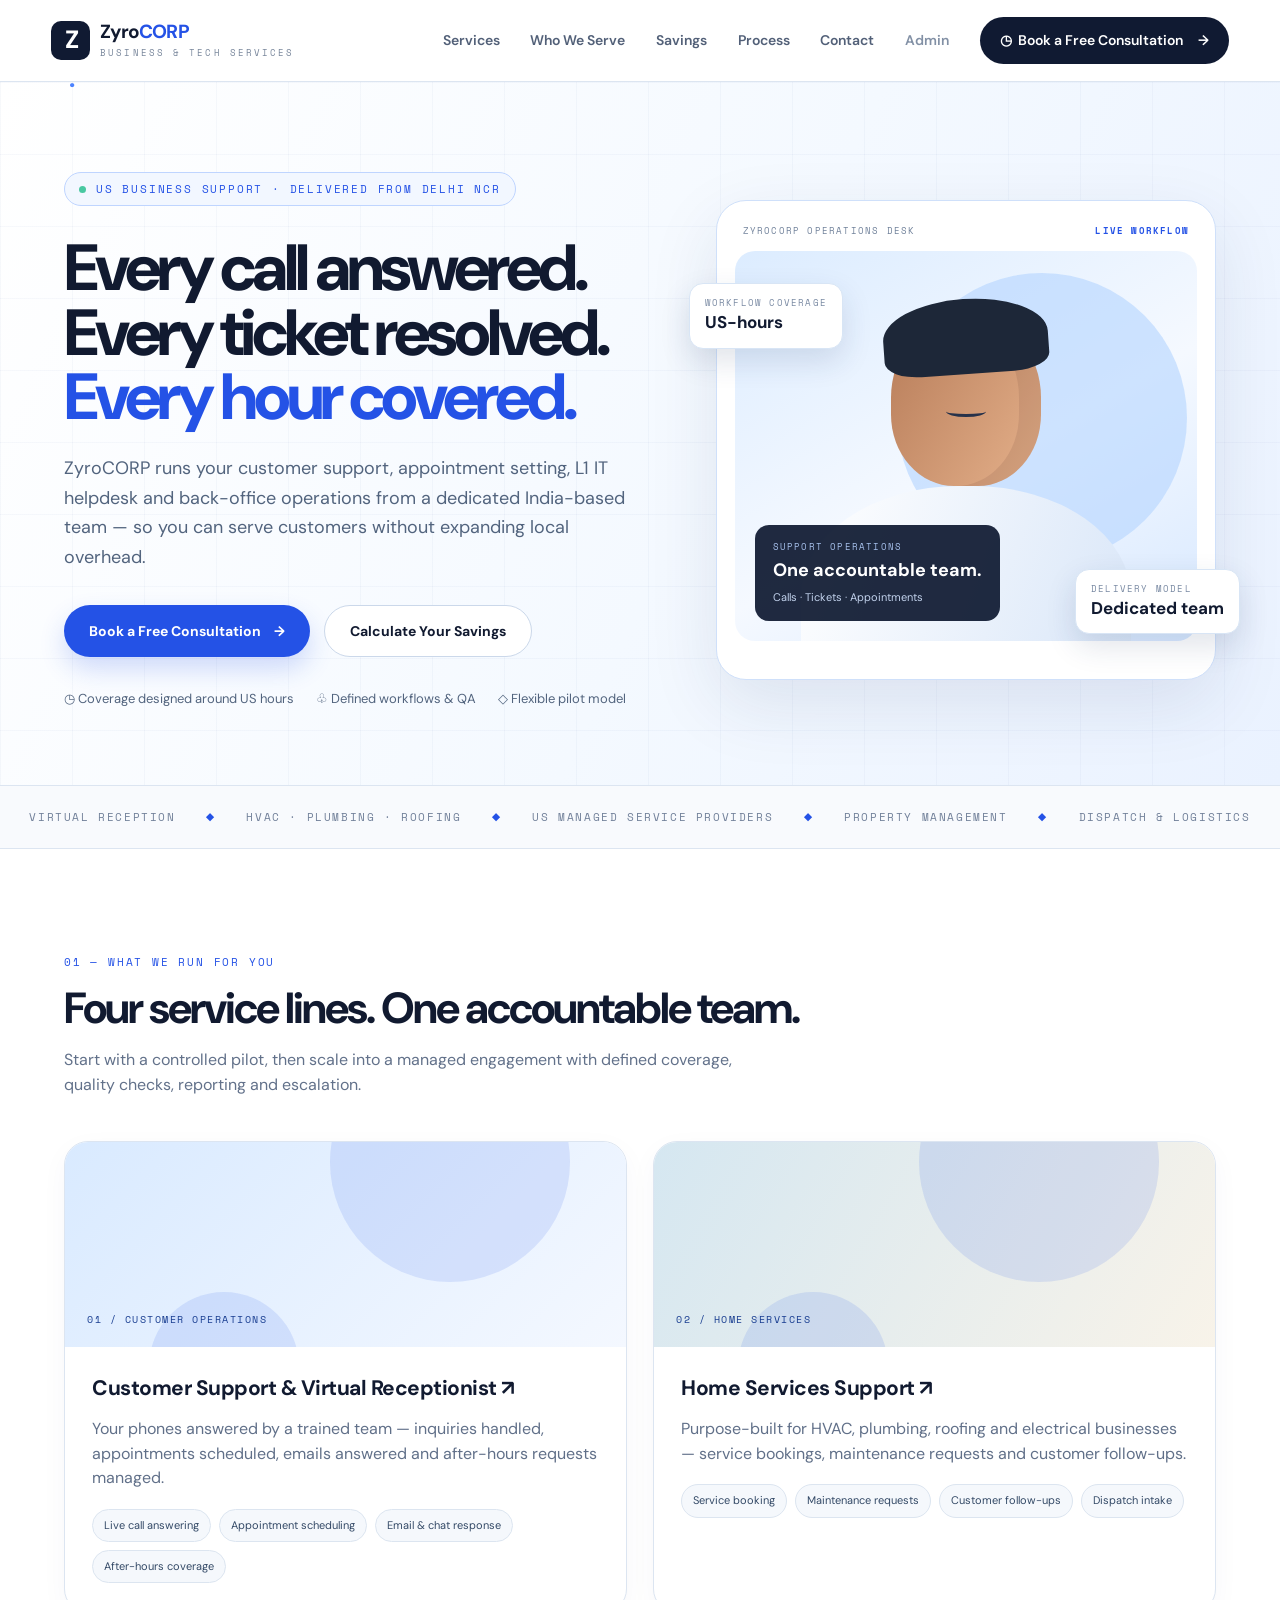
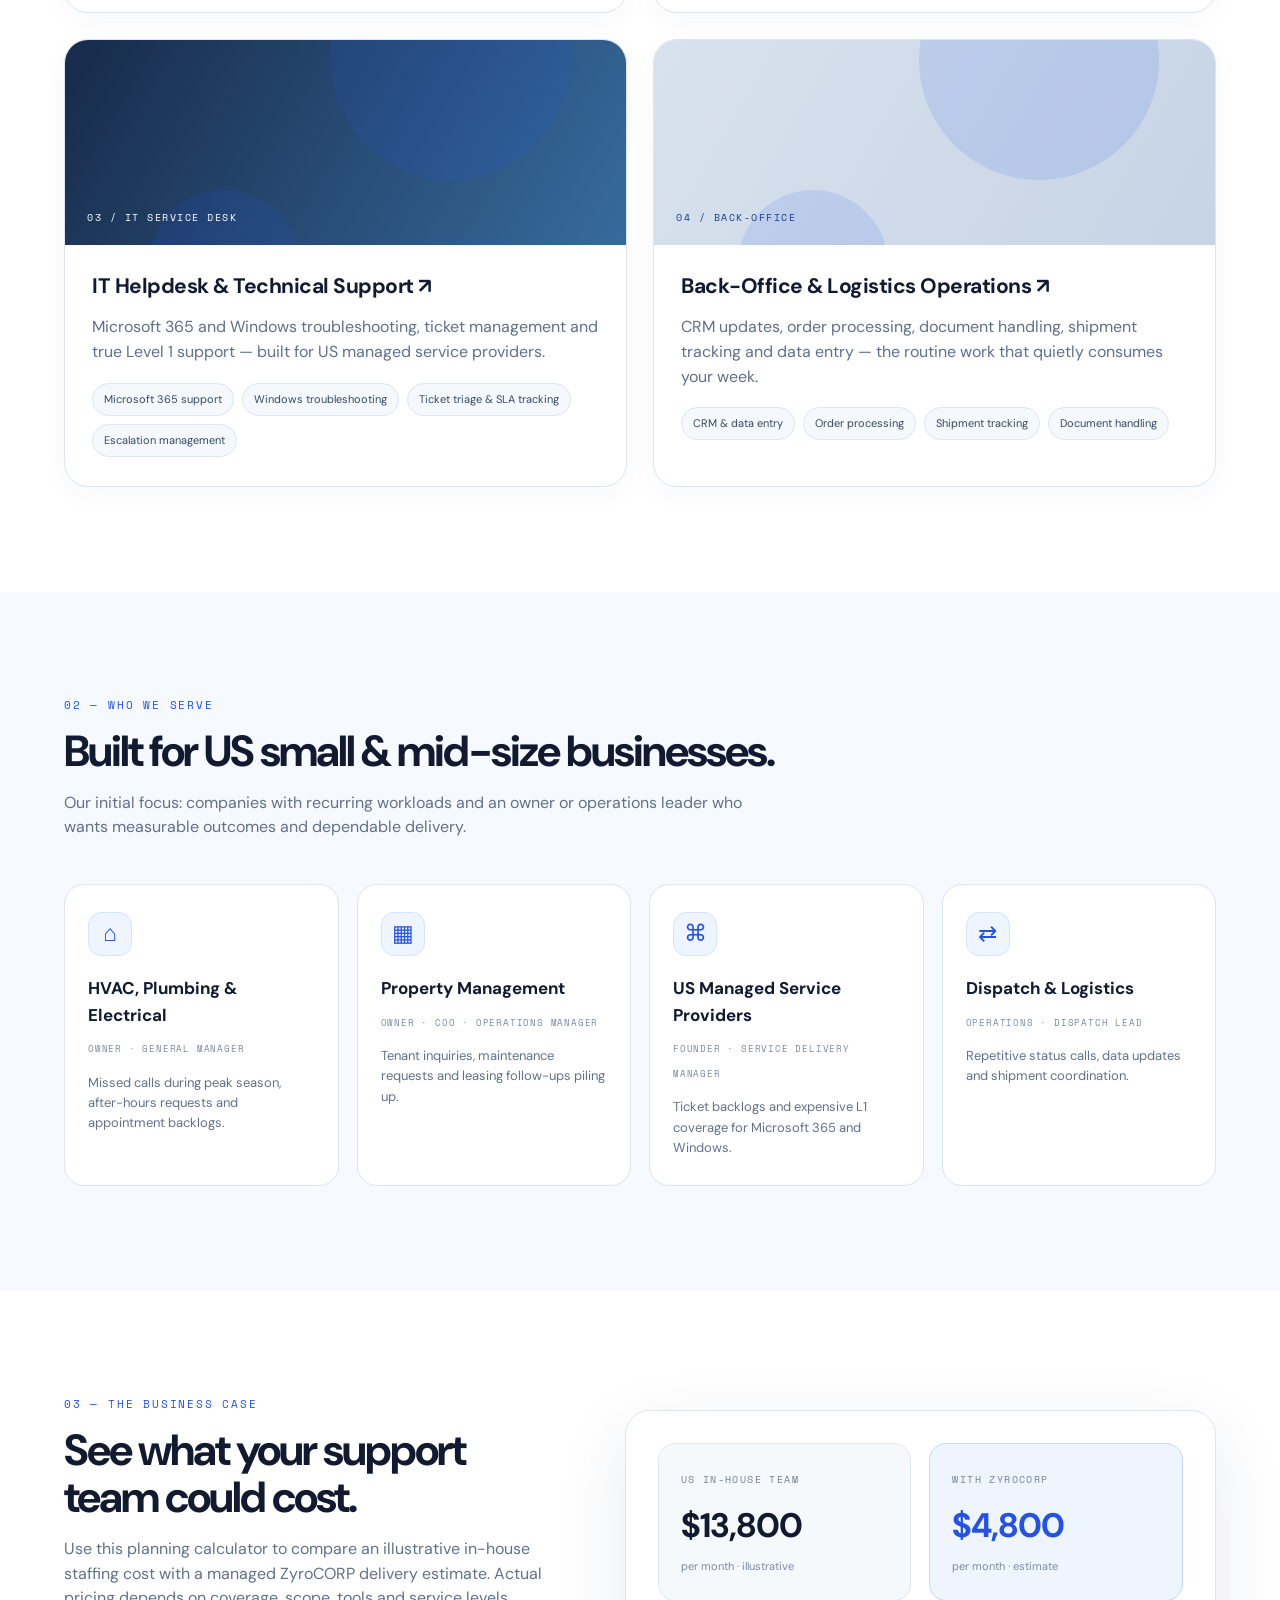
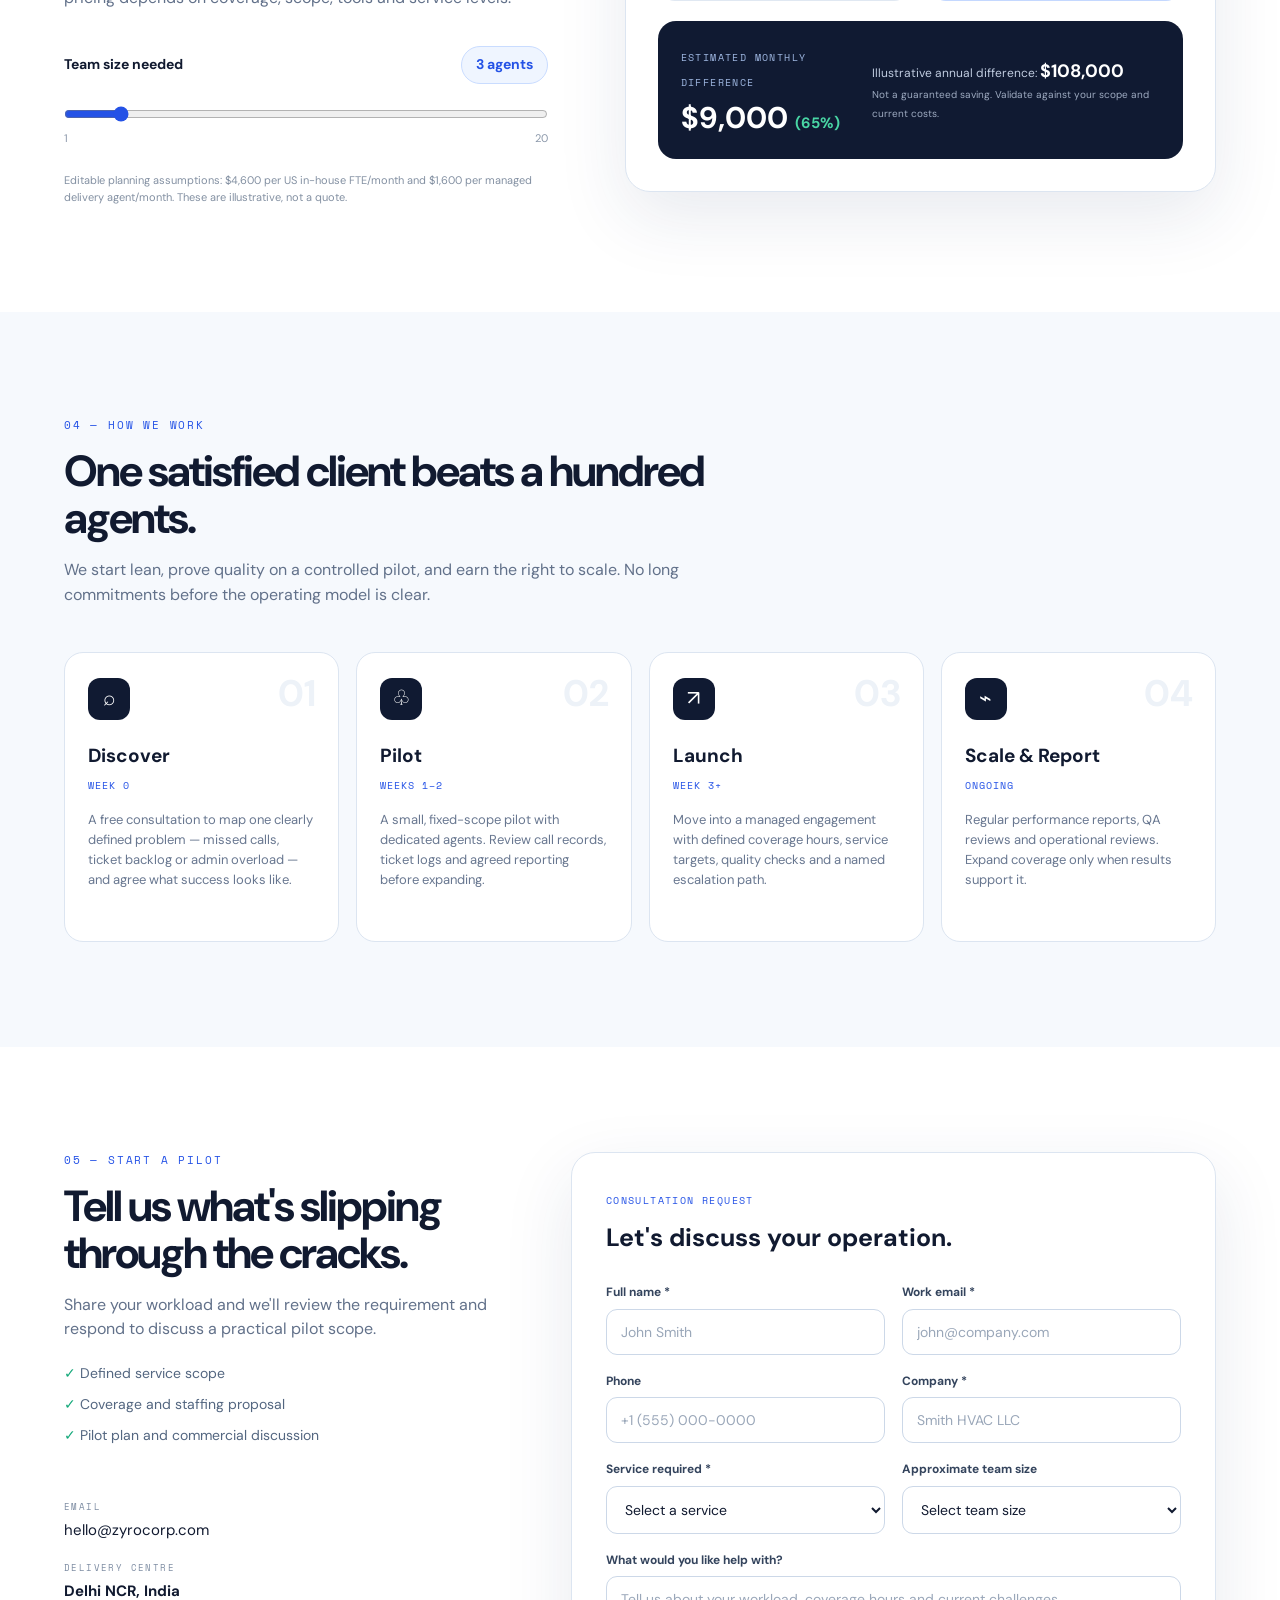
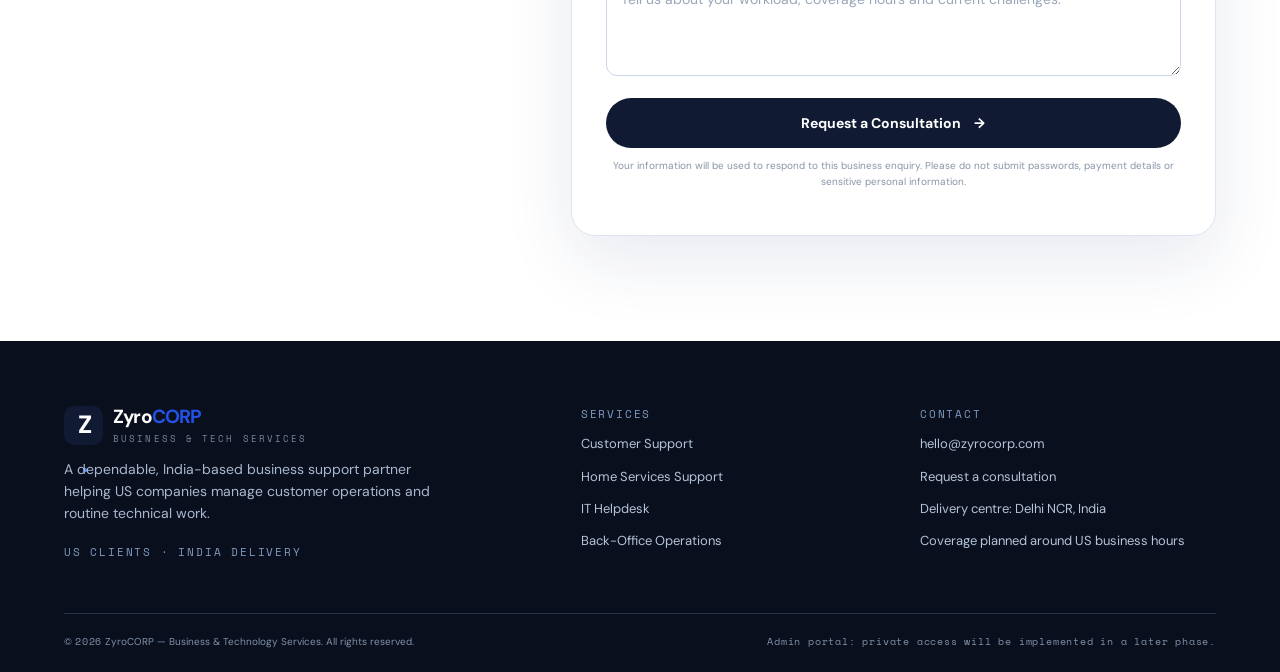
<file: index.html>
<!doctype html>
<html lang="en">
<head>
  <meta charset="utf-8">
  <meta name="viewport" content="width=device-width, initial-scale=1">
  <meta name="theme-color" content="#101a32">
  <meta name="description" content="Customer support, appointment setting, L1 IT helpdesk and back-office operations for US businesses. Dedicated delivery teams based in India.">
  <meta property="og:title" content="ZyroCORP | US Business Support">
  <meta property="og:description" content="Every call answered. Every ticket resolved. Every hour covered.">
  <meta property="og:type" content="website">
  <title>ZyroCORP | US Customer Operations & IT Support</title>
  <link rel="icon" href="/assets/favicon.svg" type="image/svg+xml">
  <link rel="preconnect" href="https://fonts.googleapis.com">
  <link rel="preconnect" href="https://fonts.gstatic.com" crossorigin>
  <link href="https://fonts.googleapis.com/css2?family=DM+Sans:wght@400;500;600;700;800&family=Space+Mono:wght@400;700&display=swap" rel="stylesheet">
  <link rel="stylesheet" href="/styles.css">
</head>
<body>
<header class="site-header">
  <a class="brand" href="#top" aria-label="ZyroCORP home">
    <span class="brand-mark">Z<span>.</span></span>
    <span class="brand-copy"><strong>Zyro<span>CORP</span></strong><small>BUSINESS &amp; TECH SERVICES</small></span>
  </a>
  <button class="menu-toggle" aria-label="Open navigation" aria-expanded="false">☰</button>
  <nav class="main-nav" aria-label="Main navigation">
    <a href="#services">Services</a><a href="#industries">Who We Serve</a><a href="#savings">Savings</a><a href="#process">Process</a><a href="#contact">Contact</a>
    <a class="admin-link" href="#admin-note" title="Private admin portal planned for a later phase">Admin</a>
    <a class="nav-cta" href="#contact">◷ &nbsp;Book a Free Consultation <span>→</span></a>
  </nav>
</header>

<main id="top">
<section class="hero section-grid">
  <div class="hero-copy">
    <div class="eyebrow"><i></i> US BUSINESS SUPPORT · DELIVERED FROM DELHI NCR</div>
    <h1>Every call answered.<br>Every ticket resolved.<br><em>Every hour covered.</em></h1>
    <p class="hero-lede">ZyroCORP runs your customer support, appointment setting, L1 IT helpdesk and back-office operations from a dedicated India-based team — so you can serve customers without expanding local overhead.</p>
    <div class="hero-actions"><a class="button primary" href="#contact">Book a Free Consultation <span>→</span></a><a class="button secondary" href="#savings">Calculate Your Savings</a></div>
    <div class="proof-points"><span>◷ Coverage designed around US hours</span><span>♧ Defined workflows &amp; QA</span><span>◇ Flexible pilot model</span></div>
  </div>
  <div class="hero-visual">
    <div class="visual-frame">
      <div class="visual-topline"><span>ZYROCORP OPERATIONS DESK</span><b>LIVE WORKFLOW</b></div>
      <div class="agent-art">
        <div class="agent-circle"></div><div class="agent-head"></div><div class="agent-body"></div>
        <div class="art-overlay"><small>SUPPORT OPERATIONS</small><strong>One accountable team.</strong><span>Calls · Tickets · Appointments</span></div>
      </div>
      <div class="floating-stat stat-one"><small>WORKFLOW COVERAGE</small><strong>US-hours</strong></div>
      <div class="floating-stat stat-two"><small>DELIVERY MODEL</small><strong>Dedicated team</strong></div>
    </div>
  </div>
</section>

<div class="industry-strip"><span>VIRTUAL RECEPTION</span><b>◆</b><span>HVAC · PLUMBING · ROOFING</span><b>◆</b><span>US MANAGED SERVICE PROVIDERS</span><b>◆</b><span>PROPERTY MANAGEMENT</span><b>◆</b><span>DISPATCH &amp; LOGISTICS</span></div>

<section class="section services-section" id="services">
  <div class="section-heading"><div class="section-kicker">01 — WHAT WE RUN FOR YOU</div><h2>Four service lines. One accountable team.</h2><p>Start with a controlled pilot, then scale into a managed engagement with defined coverage, quality checks, reporting and escalation.</p></div>
  <div class="service-grid">
    <article class="service-card"><div class="service-art art-calls"><span>01 / CUSTOMER OPERATIONS</span></div><div class="service-content"><h3>Customer Support &amp; Virtual Receptionist ↗</h3><p>Your phones answered by a trained team — inquiries handled, appointments scheduled, emails answered and after-hours requests managed.</p><div class="tags"><span>Live call answering</span><span>Appointment scheduling</span><span>Email &amp; chat response</span><span>After-hours coverage</span></div></div></article>
    <article class="service-card"><div class="service-art art-home"><span>02 / HOME SERVICES</span></div><div class="service-content"><h3>Home Services Support ↗</h3><p>Purpose-built for HVAC, plumbing, roofing and electrical businesses — service bookings, maintenance requests and customer follow-ups.</p><div class="tags"><span>Service booking</span><span>Maintenance requests</span><span>Customer follow-ups</span><span>Dispatch intake</span></div></div></article>
    <article class="service-card"><div class="service-art art-it"><span>03 / IT SERVICE DESK</span></div><div class="service-content"><h3>IT Helpdesk &amp; Technical Support ↗</h3><p>Microsoft 365 and Windows troubleshooting, ticket management and true Level 1 support — built for US managed service providers.</p><div class="tags"><span>Microsoft 365 support</span><span>Windows troubleshooting</span><span>Ticket triage &amp; SLA tracking</span><span>Escalation management</span></div></div></article>
    <article class="service-card"><div class="service-art art-ops"><span>04 / BACK-OFFICE</span></div><div class="service-content"><h3>Back-Office &amp; Logistics Operations ↗</h3><p>CRM updates, order processing, document handling, shipment tracking and data entry — the routine work that quietly consumes your week.</p><div class="tags"><span>CRM &amp; data entry</span><span>Order processing</span><span>Shipment tracking</span><span>Document handling</span></div></div></article>
  </div>
</section>

<section class="section industries-section" id="industries">
  <div class="section-heading"><div class="section-kicker">02 — WHO WE SERVE</div><h2>Built for US small &amp; mid-size businesses.</h2><p>Our initial focus: companies with recurring workloads and an owner or operations leader who wants measurable outcomes and dependable delivery.</p></div>
  <div class="industry-cards">
    <article><span class="industry-icon">⌂</span><h3>HVAC, Plumbing &amp; Electrical</h3><small>OWNER · GENERAL MANAGER</small><p>Missed calls during peak season, after-hours requests and appointment backlogs.</p></article>
    <article><span class="industry-icon">▦</span><h3>Property Management</h3><small>OWNER · COO · OPERATIONS MANAGER</small><p>Tenant inquiries, maintenance requests and leasing follow-ups piling up.</p></article>
    <article><span class="industry-icon">⌘</span><h3>US Managed Service Providers</h3><small>FOUNDER · SERVICE DELIVERY MANAGER</small><p>Ticket backlogs and expensive L1 coverage for Microsoft 365 and Windows.</p></article>
    <article><span class="industry-icon">⇄</span><h3>Dispatch &amp; Logistics</h3><small>OPERATIONS · DISPATCH LEAD</small><p>Repetitive status calls, data updates and shipment coordination.</p></article>
  </div>
</section>

<section class="section savings-section" id="savings">
  <div class="savings-copy"><div class="section-kicker">03 — THE BUSINESS CASE</div><h2>See what your support team could cost.</h2><p>Use this planning calculator to compare an illustrative in-house staffing cost with a managed ZyroCORP delivery estimate. Actual pricing depends on coverage, scope, tools and service levels.</p>
    <label for="team-size">Team size needed <strong id="team-count">3 agents</strong></label>
    <input id="team-size" type="range" min="1" max="20" value="3">
    <div class="range-labels"><span>1</span><span>20</span></div>
    <div class="assumption-note">Editable planning assumptions: $4,600 per US in-house FTE/month and $1,600 per managed delivery agent/month. These are illustrative, not a quote.</div>
  </div>
  <div class="savings-panel">
    <div class="cost-pair"><div><small>US IN-HOUSE TEAM</small><strong id="inhouse-cost">$13,800</strong><span>per month · illustrative</span></div><div class="highlight"><small>WITH ZYROCORP</small><strong id="zyro-cost">$4,800</strong><span>per month · estimate</span></div></div>
    <div class="savings-total"><div><small>ESTIMATED MONTHLY DIFFERENCE</small><strong id="monthly-savings">$9,000 <i>(65%)</i></strong></div><p>Illustrative annual difference: <b id="annual-savings">$108,000</b><br><small>Not a guaranteed saving. Validate against your scope and current costs.</small></p></div>
  </div>
</section>

<section class="section process-section" id="process">
  <div class="section-heading"><div class="section-kicker">04 — HOW WE WORK</div><h2>One satisfied client beats a hundred agents.</h2><p>We start lean, prove quality on a controlled pilot, and earn the right to scale. No long commitments before the operating model is clear.</p></div>
  <div class="process-grid">
    <article><span class="step-icon">⌕</span><b>01</b><h3>Discover</h3><small>WEEK 0</small><p>A free consultation to map one clearly defined problem — missed calls, ticket backlog or admin overload — and agree what success looks like.</p></article>
    <article><span class="step-icon">♧</span><b>02</b><h3>Pilot</h3><small>WEEKS 1–2</small><p>A small, fixed-scope pilot with dedicated agents. Review call records, ticket logs and agreed reporting before expanding.</p></article>
    <article><span class="step-icon">↗</span><b>03</b><h3>Launch</h3><small>WEEK 3+</small><p>Move into a managed engagement with defined coverage hours, service targets, quality checks and a named escalation path.</p></article>
    <article><span class="step-icon">⌁</span><b>04</b><h3>Scale &amp; Report</h3><small>ONGOING</small><p>Regular performance reports, QA reviews and operational reviews. Expand coverage only when results support it.</p></article>
  </div>
</section>

<section class="section contact-section" id="contact">
  <div class="contact-copy"><div class="section-kicker">05 — START A PILOT</div><h2>Tell us what's slipping through the cracks.</h2><p>Share your workload and we'll review the requirement and respond to discuss a practical pilot scope.</p><ul><li>✓ Defined service scope</li><li>✓ Coverage and staffing proposal</li><li>✓ Pilot plan and commercial discussion</li></ul><div class="contact-details"><span>EMAIL</span><a href="mailto:hello@zyrocorp.com">hello@zyrocorp.com</a><span>DELIVERY CENTRE</span><strong>Delhi NCR, India</strong></div></div>
  <form class="lead-form" id="lead-form">
    <div class="form-title"><small>CONSULTATION REQUEST</small><h3>Let's discuss your operation.</h3></div>
    <div class="form-grid">
      <label>Full name *<input name="fullName" required maxlength="100" autocomplete="name" placeholder="John Smith"></label>
      <label>Work email *<input name="email" type="email" required maxlength="254" autocomplete="email" placeholder="john@company.com"></label>
      <label>Phone<input name="phone" type="tel" maxlength="40" autocomplete="tel" placeholder="+1 (555) 000-0000"></label>
      <label>Company *<input name="company" required maxlength="120" autocomplete="organization" placeholder="Smith HVAC LLC"></label>
      <label>Service required *<select name="service" required><option value="">Select a service</option><option>Customer Support & Virtual Receptionist</option><option>Home Services Support</option><option>IT Helpdesk & Technical Support</option><option>Back-Office & Logistics Operations</option><option>Multiple services / Not sure</option></select></label>
      <label>Approximate team size<select name="teamSize"><option value="">Select team size</option><option>1 agent</option><option>2–3 agents</option><option>4–7 agents</option><option>8–15 agents</option><option>16+ agents</option></select></label>
      <label class="full">What would you like help with?<textarea name="message" rows="4" maxlength="3000" placeholder="Tell us about your workload, coverage hours and current challenges."></textarea></label>
      <label class="honeypot" aria-hidden="true">Leave this field empty<input name="website" tabindex="-1" autocomplete="off"></label>
    </div>
    <button class="button dark full-button" type="submit" id="submit-button">Request a Consultation <span>→</span></button>
    <p class="form-privacy">Your information will be used to respond to this business enquiry. Please do not submit passwords, payment details or sensitive personal information.</p>
    <div class="form-status" id="form-status" role="status" aria-live="polite"></div>
  </form>
</section>
</main>

<footer class="site-footer">
  <div class="footer-main"><div><a class="brand footer-brand" href="#top"><span class="brand-mark">Z<span>.</span></span><span class="brand-copy"><strong>Zyro<span>CORP</span></strong><small>BUSINESS &amp; TECH SERVICES</small></span></a><p>A dependable, India-based business support partner helping US companies manage customer operations and routine technical work.</p><small class="mono">US CLIENTS · INDIA DELIVERY</small></div>
  <div><small class="mono">SERVICES</small><a href="#services">Customer Support</a><a href="#services">Home Services Support</a><a href="#services">IT Helpdesk</a><a href="#services">Back-Office Operations</a></div>
  <div><small class="mono">CONTACT</small><a href="mailto:hello@zyrocorp.com">hello@zyrocorp.com</a><a href="#contact">Request a consultation</a><span>Delivery centre: Delhi NCR, India</span><span>Coverage planned around US business hours</span></div></div>
  <div class="footer-bottom"><span>© <span id="year"></span> ZyroCORP — Business &amp; Technology Services. All rights reserved.</span><span id="admin-note">Admin portal: private access will be implemented in a later phase.</span></div>
</footer>
<script src="/app.js" defer></script>
</body></html>
</file>
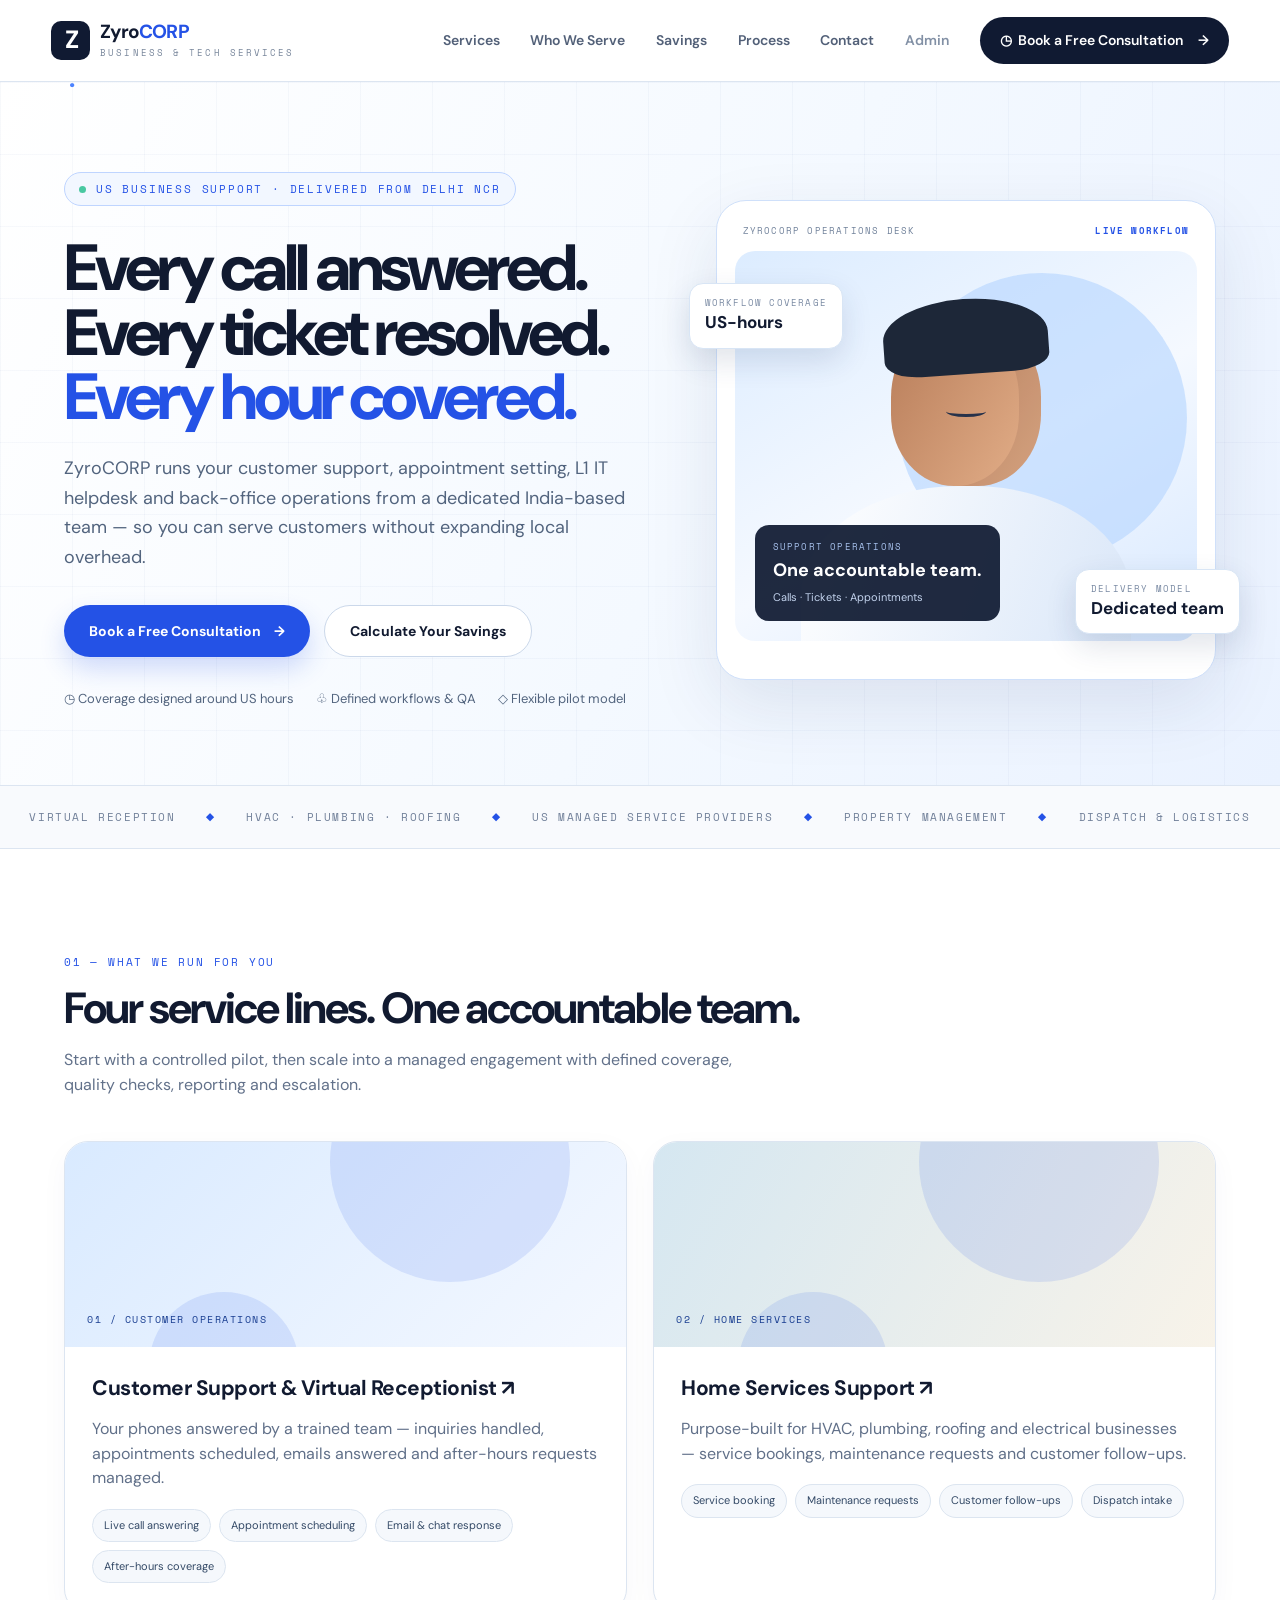
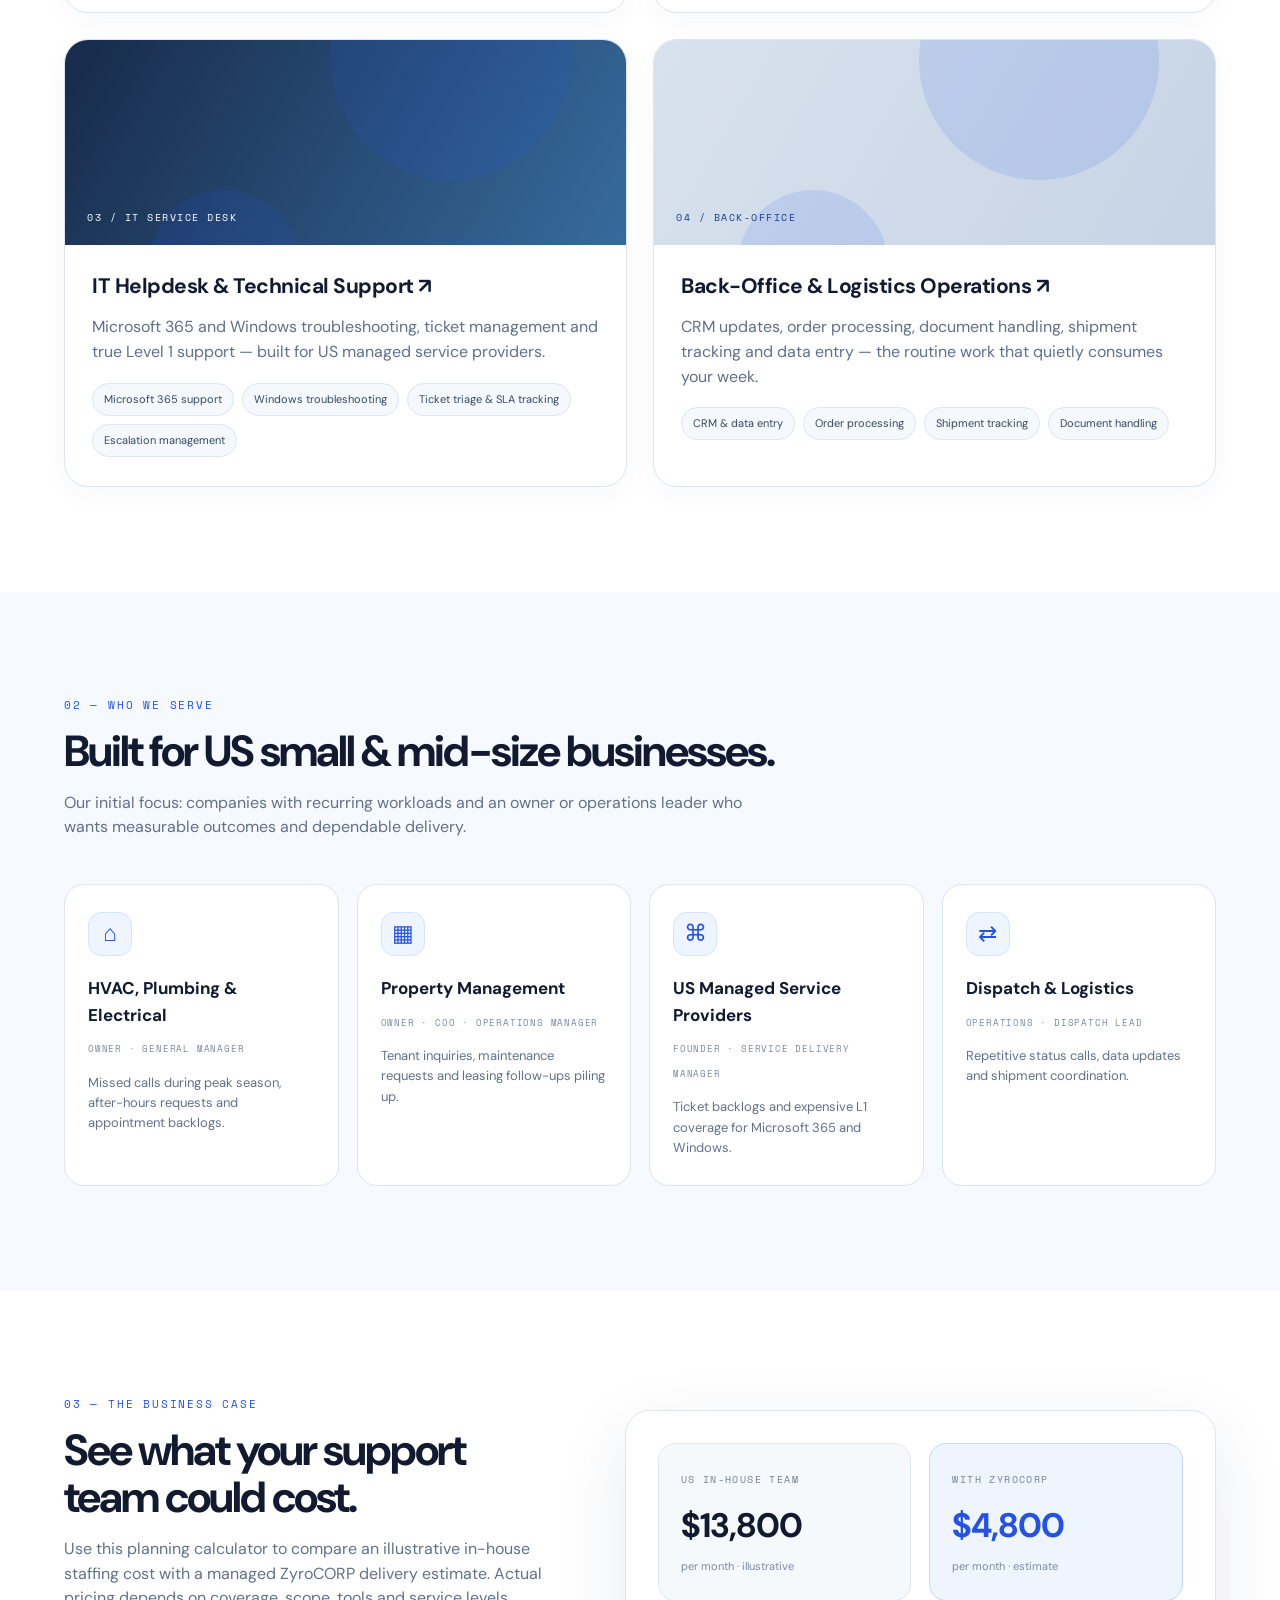
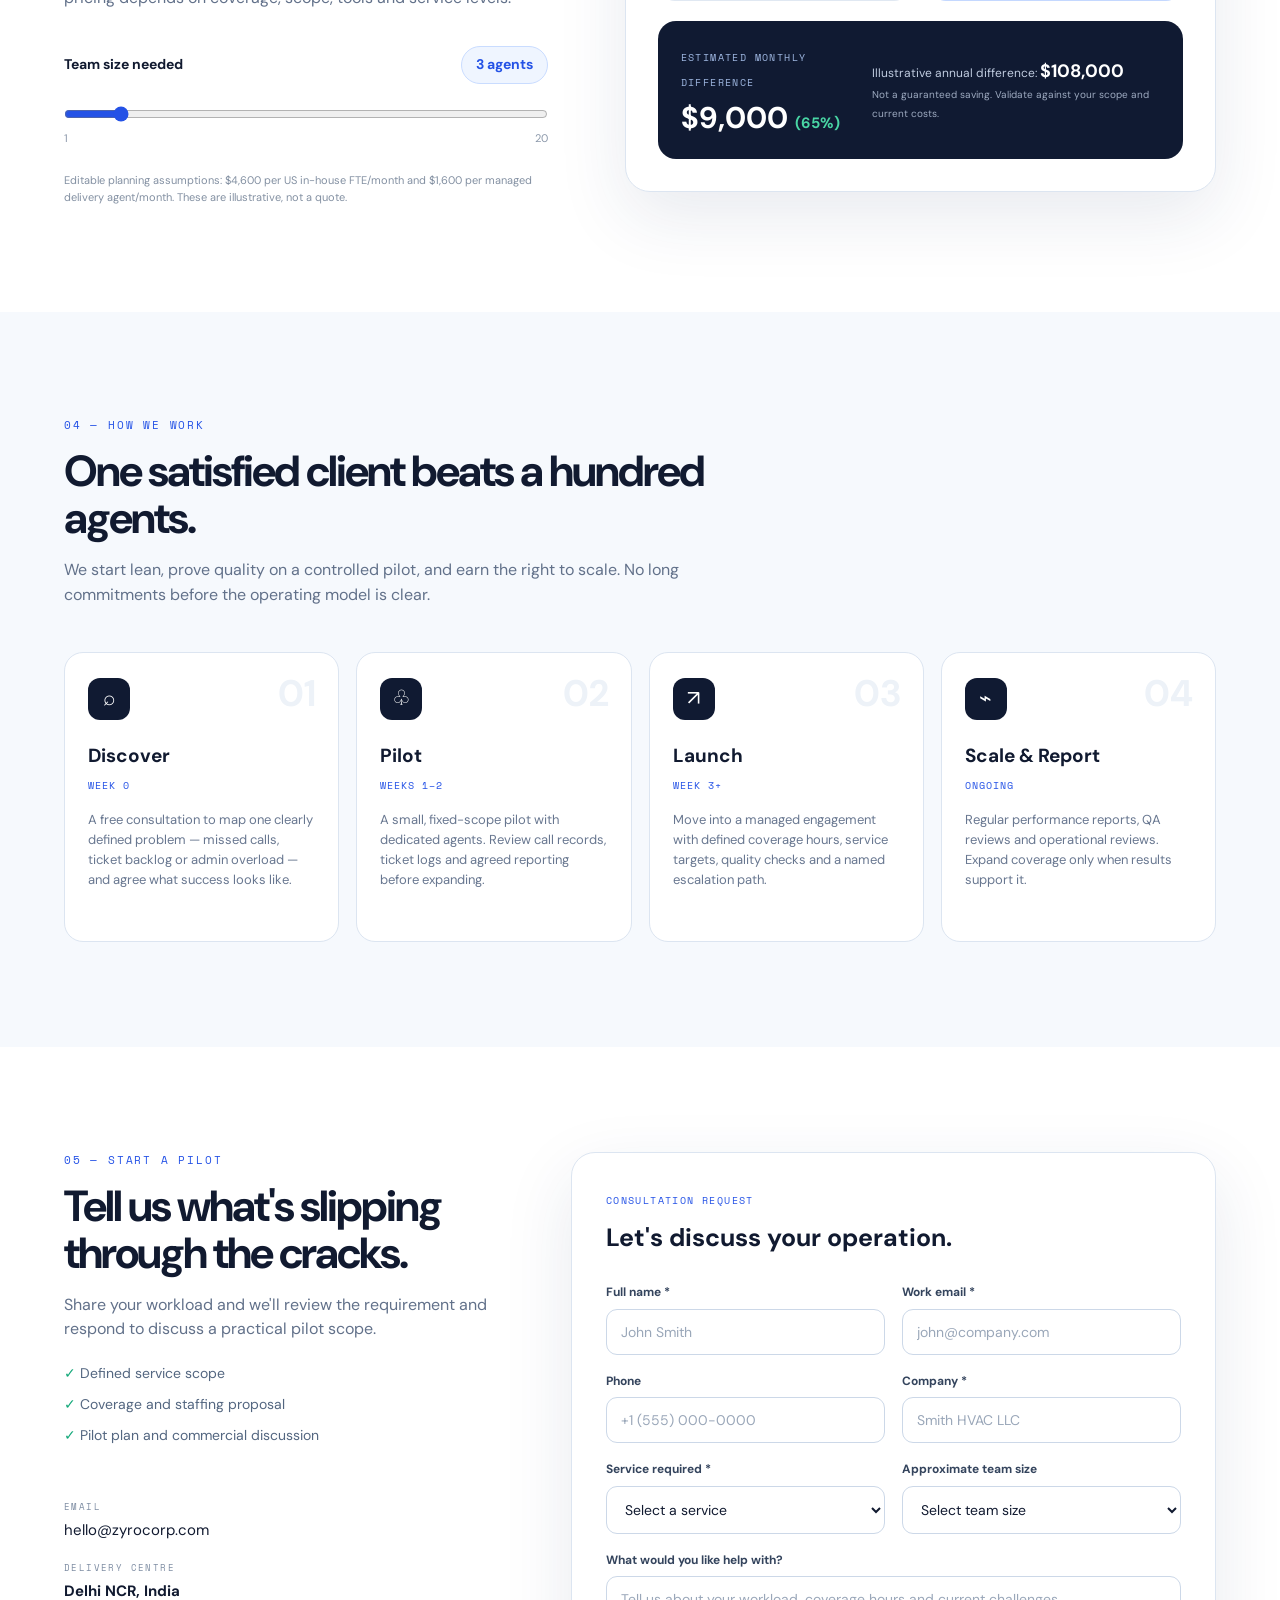
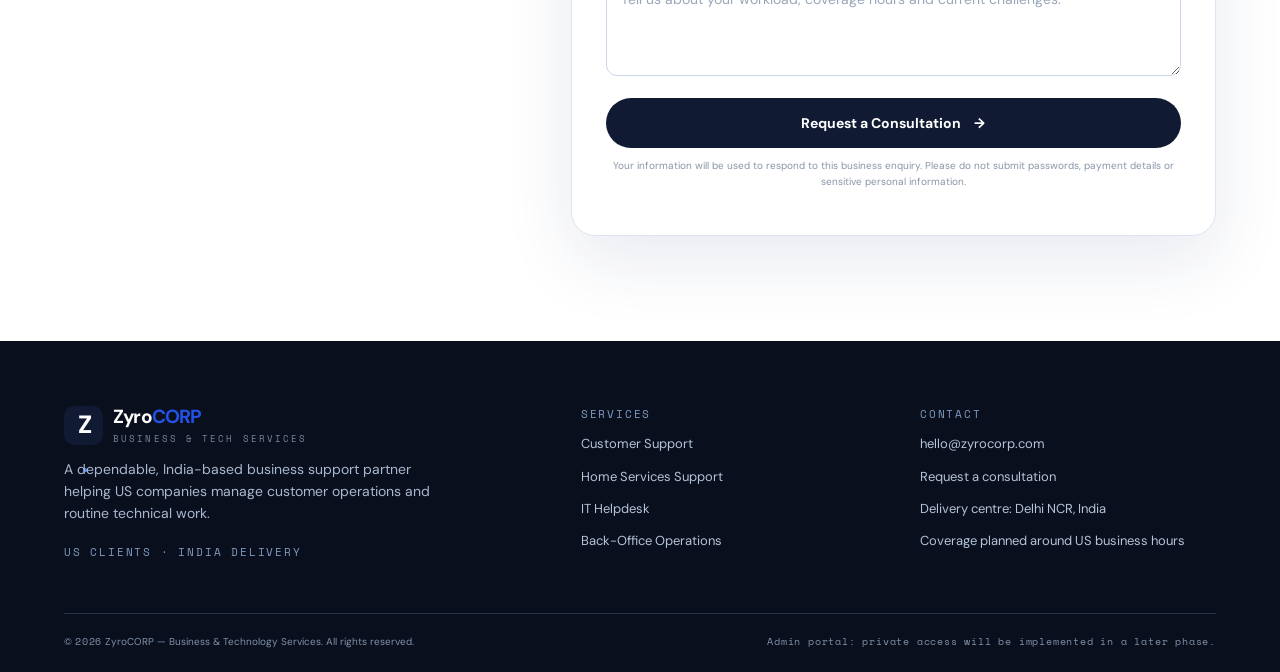
<file: public/index.html>
<!doctype html>
<html lang="en">
<head>
  <meta charset="utf-8">
  <meta name="viewport" content="width=device-width, initial-scale=1">
  <meta name="theme-color" content="#101a32">
  <meta name="description" content="Customer support, appointment setting, L1 IT helpdesk and back-office operations for US businesses. Dedicated delivery teams based in India.">
  <meta property="og:title" content="ZyroCORP | US Business Support">
  <meta property="og:description" content="Every call answered. Every ticket resolved. Every hour covered.">
  <meta property="og:type" content="website">
  <title>ZyroCORP | US Customer Operations & IT Support</title>
  <link rel="icon" href="/favicon.svg" type="image/svg+xml">
  <link rel="preconnect" href="https://fonts.googleapis.com">
  <link rel="preconnect" href="https://fonts.gstatic.com" crossorigin>
  <link href="https://fonts.googleapis.com/css2?family=DM+Sans:wght@400;500;600;700;800&family=Space+Mono:wght@400;700&display=swap" rel="stylesheet">
  <link rel="stylesheet" href="/styles.css">
</head>
<body>
<header class="site-header">
  <a class="brand" href="#top" aria-label="ZyroCORP home">
    <span class="brand-mark">Z<span>.</span></span>
    <span class="brand-copy"><strong>Zyro<span>CORP</span></strong><small>BUSINESS &amp; TECH SERVICES</small></span>
  </a>
  <button class="menu-toggle" aria-label="Open navigation" aria-expanded="false">☰</button>
  <nav class="main-nav" aria-label="Main navigation">
    <a href="#services">Services</a><a href="#industries">Who We Serve</a><a href="#savings">Savings</a><a href="#process">Process</a><a href="#contact">Contact</a>
    <a class="admin-link" href="#admin-note" title="Private admin portal planned for a later phase">Admin</a>
    <a class="nav-cta" href="#contact">◷ &nbsp;Book a Free Consultation <span>→</span></a>
  </nav>
</header>

<main id="top">
<section class="hero section-grid">
  <div class="hero-copy">
    <div class="eyebrow"><i></i> US BUSINESS SUPPORT · DELIVERED FROM DELHI NCR</div>
    <h1>Every call answered.<br>Every ticket resolved.<br><em>Every hour covered.</em></h1>
    <p class="hero-lede">ZyroCORP runs your customer support, appointment setting, L1 IT helpdesk and back-office operations from a dedicated India-based team — so you can serve customers without expanding local overhead.</p>
    <div class="hero-actions"><a class="button primary" href="#contact">Book a Free Consultation <span>→</span></a><a class="button secondary" href="#savings">Calculate Your Savings</a></div>
    <div class="proof-points"><span>◷ Coverage designed around US hours</span><span>♧ Defined workflows &amp; QA</span><span>◇ Flexible pilot model</span></div>
  </div>
  <div class="hero-visual">
    <div class="visual-frame">
      <div class="visual-topline"><span>ZYROCORP OPERATIONS DESK</span><b>LIVE WORKFLOW</b></div>
      <div class="agent-art">
        <div class="agent-circle"></div><div class="agent-head"></div><div class="agent-body"></div>
        <div class="art-overlay"><small>SUPPORT OPERATIONS</small><strong>One accountable team.</strong><span>Calls · Tickets · Appointments</span></div>
      </div>
      <div class="floating-stat stat-one"><small>WORKFLOW COVERAGE</small><strong>US-hours</strong></div>
      <div class="floating-stat stat-two"><small>DELIVERY MODEL</small><strong>Dedicated team</strong></div>
    </div>
  </div>
</section>

<div class="industry-strip"><span>VIRTUAL RECEPTION</span><b>◆</b><span>HVAC · PLUMBING · ROOFING</span><b>◆</b><span>US MANAGED SERVICE PROVIDERS</span><b>◆</b><span>PROPERTY MANAGEMENT</span><b>◆</b><span>DISPATCH &amp; LOGISTICS</span></div>

<section class="section services-section" id="services">
  <div class="section-heading"><div class="section-kicker">01 — WHAT WE RUN FOR YOU</div><h2>Four service lines. One accountable team.</h2><p>Start with a controlled pilot, then scale into a managed engagement with defined coverage, quality checks, reporting and escalation.</p></div>
  <div class="service-grid">
    <article class="service-card"><div class="service-art art-calls"><span>01 / CUSTOMER OPERATIONS</span></div><div class="service-content"><h3>Customer Support &amp; Virtual Receptionist ↗</h3><p>Your phones answered by a trained team — inquiries handled, appointments scheduled, emails answered and after-hours requests managed.</p><div class="tags"><span>Live call answering</span><span>Appointment scheduling</span><span>Email &amp; chat response</span><span>After-hours coverage</span></div></div></article>
    <article class="service-card"><div class="service-art art-home"><span>02 / HOME SERVICES</span></div><div class="service-content"><h3>Home Services Support ↗</h3><p>Purpose-built for HVAC, plumbing, roofing and electrical businesses — service bookings, maintenance requests and customer follow-ups.</p><div class="tags"><span>Service booking</span><span>Maintenance requests</span><span>Customer follow-ups</span><span>Dispatch intake</span></div></div></article>
    <article class="service-card"><div class="service-art art-it"><span>03 / IT SERVICE DESK</span></div><div class="service-content"><h3>IT Helpdesk &amp; Technical Support ↗</h3><p>Microsoft 365 and Windows troubleshooting, ticket management and true Level 1 support — built for US managed service providers.</p><div class="tags"><span>Microsoft 365 support</span><span>Windows troubleshooting</span><span>Ticket triage &amp; SLA tracking</span><span>Escalation management</span></div></div></article>
    <article class="service-card"><div class="service-art art-ops"><span>04 / BACK-OFFICE</span></div><div class="service-content"><h3>Back-Office &amp; Logistics Operations ↗</h3><p>CRM updates, order processing, document handling, shipment tracking and data entry — the routine work that quietly consumes your week.</p><div class="tags"><span>CRM &amp; data entry</span><span>Order processing</span><span>Shipment tracking</span><span>Document handling</span></div></div></article>
  </div>
</section>

<section class="section industries-section" id="industries">
  <div class="section-heading"><div class="section-kicker">02 — WHO WE SERVE</div><h2>Built for US small &amp; mid-size businesses.</h2><p>Our initial focus: companies with recurring workloads and an owner or operations leader who wants measurable outcomes and dependable delivery.</p></div>
  <div class="industry-cards">
    <article><span class="industry-icon">⌂</span><h3>HVAC, Plumbing &amp; Electrical</h3><small>OWNER · GENERAL MANAGER</small><p>Missed calls during peak season, after-hours requests and appointment backlogs.</p></article>
    <article><span class="industry-icon">▦</span><h3>Property Management</h3><small>OWNER · COO · OPERATIONS MANAGER</small><p>Tenant inquiries, maintenance requests and leasing follow-ups piling up.</p></article>
    <article><span class="industry-icon">⌘</span><h3>US Managed Service Providers</h3><small>FOUNDER · SERVICE DELIVERY MANAGER</small><p>Ticket backlogs and expensive L1 coverage for Microsoft 365 and Windows.</p></article>
    <article><span class="industry-icon">⇄</span><h3>Dispatch &amp; Logistics</h3><small>OPERATIONS · DISPATCH LEAD</small><p>Repetitive status calls, data updates and shipment coordination.</p></article>
  </div>
</section>

<section class="section savings-section" id="savings">
  <div class="savings-copy"><div class="section-kicker">03 — THE BUSINESS CASE</div><h2>See what your support team could cost.</h2><p>Use this planning calculator to compare an illustrative in-house staffing cost with a managed ZyroCORP delivery estimate. Actual pricing depends on coverage, scope, tools and service levels.</p>
    <label for="team-size">Team size needed <strong id="team-count">3 agents</strong></label>
    <input id="team-size" type="range" min="1" max="20" value="3">
    <div class="range-labels"><span>1</span><span>20</span></div>
    <div class="assumption-note">Editable planning assumptions: $4,600 per US in-house FTE/month and $1,600 per managed delivery agent/month. These are illustrative, not a quote.</div>
  </div>
  <div class="savings-panel">
    <div class="cost-pair"><div><small>US IN-HOUSE TEAM</small><strong id="inhouse-cost">$13,800</strong><span>per month · illustrative</span></div><div class="highlight"><small>WITH ZYROCORP</small><strong id="zyro-cost">$4,800</strong><span>per month · estimate</span></div></div>
    <div class="savings-total"><div><small>ESTIMATED MONTHLY DIFFERENCE</small><strong id="monthly-savings">$9,000 <i>(65%)</i></strong></div><p>Illustrative annual difference: <b id="annual-savings">$108,000</b><br><small>Not a guaranteed saving. Validate against your scope and current costs.</small></p></div>
  </div>
</section>

<section class="section process-section" id="process">
  <div class="section-heading"><div class="section-kicker">04 — HOW WE WORK</div><h2>One satisfied client beats a hundred agents.</h2><p>We start lean, prove quality on a controlled pilot, and earn the right to scale. No long commitments before the operating model is clear.</p></div>
  <div class="process-grid">
    <article><span class="step-icon">⌕</span><b>01</b><h3>Discover</h3><small>WEEK 0</small><p>A free consultation to map one clearly defined problem — missed calls, ticket backlog or admin overload — and agree what success looks like.</p></article>
    <article><span class="step-icon">♧</span><b>02</b><h3>Pilot</h3><small>WEEKS 1–2</small><p>A small, fixed-scope pilot with dedicated agents. Review call records, ticket logs and agreed reporting before expanding.</p></article>
    <article><span class="step-icon">↗</span><b>03</b><h3>Launch</h3><small>WEEK 3+</small><p>Move into a managed engagement with defined coverage hours, service targets, quality checks and a named escalation path.</p></article>
    <article><span class="step-icon">⌁</span><b>04</b><h3>Scale &amp; Report</h3><small>ONGOING</small><p>Regular performance reports, QA reviews and operational reviews. Expand coverage only when results support it.</p></article>
  </div>
</section>

<section class="section contact-section" id="contact">
  <div class="contact-copy"><div class="section-kicker">05 — START A PILOT</div><h2>Tell us what's slipping through the cracks.</h2><p>Share your workload and we'll review the requirement and respond to discuss a practical pilot scope.</p><ul><li>✓ Defined service scope</li><li>✓ Coverage and staffing proposal</li><li>✓ Pilot plan and commercial discussion</li></ul><div class="contact-details"><span>EMAIL</span><a href="mailto:hello@zyrocorp.com">hello@zyrocorp.com</a><span>DELIVERY CENTRE</span><strong>Delhi NCR, India</strong></div></div>
  <form class="lead-form" id="lead-form">
    <div class="form-title"><small>CONSULTATION REQUEST</small><h3>Let's discuss your operation.</h3></div>
    <div class="form-grid">
      <label>Full name *<input name="fullName" required maxlength="100" autocomplete="name" placeholder="John Smith"></label>
      <label>Work email *<input name="email" type="email" required maxlength="254" autocomplete="email" placeholder="john@company.com"></label>
      <label>Phone<input name="phone" type="tel" maxlength="40" autocomplete="tel" placeholder="+1 (555) 000-0000"></label>
      <label>Company *<input name="company" required maxlength="120" autocomplete="organization" placeholder="Smith HVAC LLC"></label>
      <label>Service required *<select name="service" required><option value="">Select a service</option><option>Customer Support & Virtual Receptionist</option><option>Home Services Support</option><option>IT Helpdesk & Technical Support</option><option>Back-Office & Logistics Operations</option><option>Multiple services / Not sure</option></select></label>
      <label>Approximate team size<select name="teamSize"><option value="">Select team size</option><option>1 agent</option><option>2–3 agents</option><option>4–7 agents</option><option>8–15 agents</option><option>16+ agents</option></select></label>
      <label class="full">What would you like help with?<textarea name="message" rows="4" maxlength="3000" placeholder="Tell us about your workload, coverage hours and current challenges."></textarea></label>
      <label class="honeypot" aria-hidden="true">Leave this field empty<input name="website" tabindex="-1" autocomplete="off"></label>
    </div>
    <button class="button dark full-button" type="submit" id="submit-button">Request a Consultation <span>→</span></button>
    <p class="form-privacy">Your information will be used to respond to this business enquiry. Please do not submit passwords, payment details or sensitive personal information.</p>
    <div class="form-status" id="form-status" role="status" aria-live="polite"></div>
  </form>
</section>
</main>

<footer class="site-footer">
  <div class="footer-main"><div><a class="brand footer-brand" href="#top"><span class="brand-mark">Z<span>.</span></span><span class="brand-copy"><strong>Zyro<span>CORP</span></strong><small>BUSINESS &amp; TECH SERVICES</small></span></a><p>A dependable, India-based business support partner helping US companies manage customer operations and routine technical work.</p><small class="mono">US CLIENTS · INDIA DELIVERY</small></div>
  <div><small class="mono">SERVICES</small><a href="#services">Customer Support</a><a href="#services">Home Services Support</a><a href="#services">IT Helpdesk</a><a href="#services">Back-Office Operations</a></div>
  <div><small class="mono">CONTACT</small><a href="mailto:hello@zyrocorp.com">hello@zyrocorp.com</a><a href="#contact">Request a consultation</a><span>Delivery centre: Delhi NCR, India</span><span>Coverage planned around US business hours</span></div></div>
  <div class="footer-bottom"><span>© <span id="year"></span> ZyroCORP — Business &amp; Technology Services. All rights reserved.</span><span id="admin-note">Admin portal: private access will be implemented in a later phase.</span></div>
</footer>
<script src="/app.js" defer></script>
</body></html>
</file>
<file: styles.css>
:root{--navy:#101a32;--ink:#111a30;--blue:#2452e6;--blue2:#3478ff;--muted:#5d6b83;--line:#dce5f1;--pale:#f3f8ff;--white:#fff;--green:#12a879;--radius:22px;--shadow:0 24px 70px rgba(25,52,94,.10)}
*{box-sizing:border-box}html{scroll-behavior:smooth;scroll-padding-top:92px}body{margin:0;color:var(--ink);font-family:"DM Sans",Arial,sans-serif;background:#fff;line-height:1.55}a{color:inherit;text-decoration:none}.site-header{height:82px;position:sticky;top:0;z-index:50;display:flex;align-items:center;justify-content:space-between;padding:0 clamp(20px,4vw,58px);background:rgba(255,255,255,.94);backdrop-filter:blur(16px);border-bottom:1px solid var(--line)}.brand{display:flex;align-items:center;gap:10px;min-width:235px}.brand-mark{width:39px;height:39px;border-radius:10px;background:var(--navy);color:#fff;display:grid;place-items:center;font-size:25px;font-weight:800;letter-spacing:-2px}.brand-mark span{color:#4c83ff}.brand-copy{display:flex;flex-direction:column;line-height:1.05}.brand-copy strong{font-size:19px;letter-spacing:-.8px}.brand-copy strong span{color:var(--blue)}.brand-copy small{font:9px "Space Mono",monospace;letter-spacing:2.1px;color:#78869b;margin-top:5px}.main-nav{display:flex;align-items:center;gap:clamp(15px,2.4vw,34px);font-size:14px;font-weight:600;color:#526078}.main-nav a:hover{color:var(--blue)}.main-nav .admin-link{color:#8290a5}.nav-cta{background:var(--navy);color:#fff!important;border-radius:28px;padding:13px 20px}.nav-cta span{margin-left:12px}.menu-toggle{display:none;border:0;background:var(--navy);color:#fff;border-radius:9px;padding:8px 11px;font-size:20px}.hero{min-height:660px;padding:90px clamp(22px,5vw,76px) 76px;display:grid;grid-template-columns:1.08fr .92fr;gap:5vw;align-items:center;background:linear-gradient(115deg,#fff 0%,#f4f9ff 55%,#eaf2ff 100%);position:relative;overflow:hidden}.section-grid:before{content:"";position:absolute;inset:0;background-image:linear-gradient(rgba(40,82,150,.035) 1px,transparent 1px),linear-gradient(90deg,rgba(40,82,150,.035) 1px,transparent 1px);background-size:72px 72px;pointer-events:none}.hero-copy,.hero-visual{position:relative;z-index:1}.eyebrow,.section-kicker,.mono{font:11px "Space Mono",monospace;letter-spacing:1.8px;color:var(--blue)}.eyebrow{display:inline-flex;align-items:center;gap:10px;border:1px solid #bfd5ff;background:#f2f7ff;border-radius:30px;padding:8px 14px}.eyebrow i{width:7px;height:7px;background:#48c8a1;border-radius:50%}.hero h1{font-size:clamp(43px,5.1vw,72px);line-height:.99;letter-spacing:-4px;margin:30px 0 24px;font-weight:800}.hero h1 em{font-style:normal;color:var(--blue)}.hero-lede{max-width:660px;font-size:18px;color:#52647e;line-height:1.65}.hero-actions{display:flex;gap:14px;flex-wrap:wrap;margin:32px 0}.button{border:0;border-radius:28px;padding:16px 25px;display:inline-flex;justify-content:center;align-items:center;gap:13px;font:700 14px "DM Sans",sans-serif;cursor:pointer;transition:.2s}.button:hover{transform:translateY(-2px);box-shadow:0 12px 28px rgba(30,76,190,.18)}.primary{background:var(--blue);color:#fff;box-shadow:0 12px 26px rgba(36,82,230,.2)}.secondary{background:#fff;border:1px solid #cbd8ea;color:var(--ink)}.proof-points{display:flex;gap:22px;flex-wrap:wrap;color:#52647e;font-size:13px}.hero-visual{min-height:450px;display:grid;place-items:center}.visual-frame{width:min(100%,520px);height:480px;background:#fff;border:1px solid #cfe0fa;border-radius:30px;padding:18px;box-shadow:var(--shadow);position:relative}.visual-topline{display:flex;justify-content:space-between;font:9px "Space Mono",monospace;letter-spacing:1.2px;color:#70819a;padding:5px 8px 14px}.visual-topline b{color:var(--blue)}.agent-art{height:390px;border-radius:20px;background:linear-gradient(150deg,#dcecff,#f5f9ff 55%,#d7e8ff);position:relative;overflow:hidden}.agent-circle{position:absolute;width:290px;height:290px;border-radius:50%;background:#b9d7ff;right:10px;top:22px;opacity:.65}.agent-head{position:absolute;width:150px;height:170px;border-radius:48% 48% 42% 42%;background:linear-gradient(120deg,#b77c59,#e5b18b);top:65px;left:calc(50% - 75px);z-index:2;box-shadow:inset -22px 0 rgba(92,52,41,.12)}.agent-head:before{content:"";position:absolute;width:165px;height:75px;top:-17px;left:-8px;background:#1d2738;border-radius:80% 80% 35% 35%;transform:rotate(-4deg)}.agent-head:after{content:"";position:absolute;width:40px;height:8px;border-bottom:3px solid #27324a;border-radius:50%;left:55px;top:90px}.agent-body{position:absolute;width:330px;height:230px;border-radius:48% 48% 0 0;background:linear-gradient(110deg,#fff,#d7e5f8);bottom:-75px;left:calc(50% - 165px);z-index:1}.art-overlay{position:absolute;z-index:3;left:20px;bottom:20px;background:rgba(16,26,50,.93);color:#fff;border-radius:14px;padding:15px 18px;display:flex;flex-direction:column;gap:4px}.art-overlay small,.floating-stat small{font:9px "Space Mono",monospace;letter-spacing:1.2px;color:#a8c2ed}.art-overlay strong{font-size:18px}.art-overlay span{font-size:11px;color:#c3d3ed}.floating-stat{position:absolute;z-index:4;background:#fff;border:1px solid #d8e5f5;box-shadow:0 12px 30px #1b376022;border-radius:14px;padding:12px 15px;display:flex;flex-direction:column}.floating-stat small{color:#7a8aa3}.floating-stat strong{font-size:17px}.stat-one{top:82px;left:-28px}.stat-two{bottom:45px;right:-25px}.industry-strip{display:flex;justify-content:space-around;align-items:center;gap:20px;white-space:nowrap;overflow:hidden;padding:23px 24px;background:#f8fafd;border-top:1px solid var(--line);border-bottom:1px solid var(--line);font:11px "Space Mono",monospace;letter-spacing:1.6px;color:#72819a}.industry-strip b{color:var(--blue);font-size:10px}.section{padding:105px clamp(22px,5vw,76px)}.section-heading{max-width:760px;margin-bottom:44px}.section-heading h2,.savings-copy h2,.contact-copy h2{font-size:clamp(32px,3.4vw,48px);line-height:1.08;letter-spacing:-2px;margin:15px 0}.section-heading p,.savings-copy>p,.contact-copy>p{color:#62718a;font-size:16px;max-width:690px}.service-grid{display:grid;grid-template-columns:repeat(2,1fr);gap:26px}.service-card{border:1px solid var(--line);border-radius:24px;overflow:hidden;background:#fff;box-shadow:0 8px 28px rgba(30,60,100,.035)}.service-art{height:205px;position:relative;overflow:hidden;background:linear-gradient(135deg,#d9eaff,#f4f8ff)}.service-art:before,.service-art:after{content:"";position:absolute;border-radius:50%;background:rgba(37,82,230,.12)}.service-art:before{width:240px;height:240px;right:10%;top:-100px}.service-art:after{width:150px;height:150px;left:15%;bottom:-95px}.service-art span{position:absolute;left:22px;bottom:20px;z-index:2;color:#183d90;font:10px "Space Mono",monospace;letter-spacing:1.5px}.art-home{background:linear-gradient(120deg,#d5e7f1,#f8f3e9)}.art-it{background:linear-gradient(120deg,#172a4a,#376b9d)}.art-it span{color:#fff}.art-ops{background:linear-gradient(120deg,#d8e2ee,#c6d4e5)}.service-content{padding:25px 27px 29px}.service-content h3{font-size:21px;letter-spacing:-.5px;margin:0 0 12px}.service-content p{color:#617089;margin:0 0 18px}.tags{display:flex;flex-wrap:wrap;gap:8px}.tags span{font-size:11px;padding:7px 11px;border:1px solid #dce5f0;background:#f5f8fc;border-radius:20px;color:#334966}.industries-section{background:#f6f9fd}.industry-cards{display:grid;grid-template-columns:repeat(4,1fr);gap:18px}.industry-cards article{padding:27px 23px;background:#fff;border:1px solid var(--line);border-radius:20px}.industry-icon{display:grid;place-items:center;width:44px;height:44px;border:1px solid #d5e4ff;background:#eff5ff;color:var(--blue);border-radius:13px;font-size:23px}.industry-cards h3{font-size:17px;margin:19px 0 7px}.industry-cards small{font:9px "Space Mono",monospace;color:#7b8aa0;letter-spacing:.8px}.industry-cards p{font-size:13px;color:#62718a;margin-bottom:0}.savings-section{display:grid;grid-template-columns:.9fr 1.1fr;gap:6vw;align-items:center}.savings-copy label{display:flex;justify-content:space-between;align-items:center;margin-top:35px;font-size:14px;font-weight:700}.savings-copy label strong{background:#eff5ff;color:var(--blue);border:1px solid #c9dcff;border-radius:20px;padding:7px 14px}input[type=range]{width:100%;margin:22px 0 4px;accent-color:var(--blue)}.range-labels{display:flex;justify-content:space-between;color:#8b98aa;font-size:11px}.assumption-note{font-size:11px;color:#8390a2;margin-top:25px;line-height:1.6}.savings-panel{border:1px solid var(--line);border-radius:25px;padding:32px;background:#fff;box-shadow:var(--shadow)}.cost-pair{display:grid;grid-template-columns:1fr 1fr;gap:18px}.cost-pair>div{background:#f6f9fc;border:1px solid #e0e8f2;border-radius:17px;padding:22px}.cost-pair .highlight{background:#eff5ff;border-color:#c4d8ff}.cost-pair small,.savings-total small{font:10px "Space Mono",monospace;letter-spacing:1.4px;color:#71819b}.cost-pair strong{display:block;font-size:34px;letter-spacing:-1px;margin:9px 0 0}.cost-pair span{font-size:11px;color:#7a8aa0}.highlight strong{color:var(--blue)}.savings-total{margin-top:20px;background:var(--navy);color:#fff;border-radius:18px;padding:23px;display:flex;justify-content:space-between;align-items:center;gap:20px}.savings-total small{color:#9eb7e1}.savings-total strong{display:block;font-size:30px;line-height:1.2;margin-top:7px}.savings-total i{font-size:15px;color:#49d6a5;font-style:normal}.savings-total p{font-size:12px;color:#c0cce0;margin:0}.savings-total p b{color:#fff;font-size:18px}.savings-total p small{font:10px "DM Sans",sans-serif;letter-spacing:0;color:#9eabc1}.process-section{background:#f6f9fd}.process-grid{display:grid;grid-template-columns:repeat(4,1fr);gap:17px}.process-grid article{position:relative;background:#fff;border:1px solid var(--line);border-radius:19px;padding:25px 23px;min-height:290px}.step-icon{display:grid;place-items:center;background:var(--navy);color:#fff;border-radius:12px;width:42px;height:42px;font-size:21px}.process-grid article>b{position:absolute;right:22px;top:12px;font-size:37px;color:#edf2f8}.process-grid h3{margin:21px 0 2px;font-size:19px}.process-grid small{font:10px "Space Mono",monospace;color:var(--blue);letter-spacing:1px}.process-grid p{font-size:13px;color:#687790}.contact-section{display:grid;grid-template-columns:.8fr 1.2fr;gap:6vw;align-items:start}.contact-copy ul{padding:0;list-style:none;color:#536680;font-size:14px;line-height:2.2}.contact-copy li:first-letter{color:var(--green)}.contact-details{margin-top:38px;display:grid;gap:6px}.contact-details span{font:9px "Space Mono",monospace;color:#7e8da3;letter-spacing:1.4px;margin-top:12px}.contact-details a,.contact-details strong{font-size:15px}.lead-form{padding:34px;border:1px solid var(--line);border-radius:24px;box-shadow:var(--shadow);background:#fff}.form-title small{font:10px "Space Mono",monospace;color:var(--blue);letter-spacing:1.4px}.form-title h3{font-size:25px;margin:8px 0 25px}.form-grid{display:grid;grid-template-columns:1fr 1fr;gap:17px}.form-grid label{font-size:12px;font-weight:700;color:#34445d;display:flex;flex-direction:column;gap:7px}.form-grid input,.form-grid select,.form-grid textarea{width:100%;border:1px solid #ccd8e8;border-radius:11px;padding:13px 14px;font:14px "DM Sans",sans-serif;color:var(--ink);background:#fff;outline:none}.form-grid input:focus,.form-grid select:focus,.form-grid textarea:focus{border-color:var(--blue);box-shadow:0 0 0 3px #2452e61c}.form-grid input::placeholder,.form-grid textarea::placeholder{color:#9aa7b9}.form-grid .full{grid-column:1/-1}.honeypot{position:absolute!important;left:-10000px!important;top:auto!important;width:1px!important;height:1px!important;overflow:hidden!important}.full-button{width:100%;margin-top:22px}.dark{background:var(--navy);color:#fff}.form-privacy{font-size:10px;color:#8895a8;text-align:center}.form-status{font-size:13px;margin-top:12px;text-align:center}.form-status.success{color:#087e5a}.form-status.error{color:#b42318}.site-footer{background:#090f1d;color:#d7e2f2;padding:65px clamp(22px,5vw,76px) 22px}.footer-main{display:grid;grid-template-columns:1.4fr .8fr 1fr;gap:8vw;padding-bottom:50px}.footer-brand{color:#fff}.footer-main p{max-width:380px;color:#a9b8ce;font-size:14px}.footer-main>div:not(:first-child){display:flex;flex-direction:column;gap:12px;font-size:13px;color:#b5c4d8}.footer-main .mono{color:#7f9ac0}.footer-bottom{border-top:1px solid #26334a;padding-top:20px;display:flex;justify-content:space-between;gap:20px;color:#8292aa;font-size:10px}.footer-bottom span:last-child{font-family:"Space Mono",monospace;letter-spacing:.8px}
@media(max-width:1050px){.main-nav{gap:15px}.main-nav a{font-size:12px}.brand{min-width:190px}.hero{gap:3vw}.hero h1{letter-spacing:-2.5px}.industry-cards{grid-template-columns:repeat(2,1fr)}.savings-section{gap:35px}}
@media(max-width:760px){.site-header{height:70px;padding:0 18px}.menu-toggle{display:block}.main-nav{display:none;position:absolute;left:0;right:0;top:70px;background:#fff;padding:18px 22px 24px;border-bottom:1px solid var(--line);box-shadow:0 18px 28px #14284a18;flex-direction:column;align-items:stretch}.main-nav.open{display:flex}.main-nav a{padding:9px 0;font-size:14px}.main-nav .nav-cta{text-align:center;padding:13px}.hero{grid-template-columns:1fr;padding:64px 22px 48px;gap:38px}.hero h1{font-size:clamp(42px,11vw,60px);letter-spacing:-2.5px}.hero-lede{font-size:16px}.hero-visual{min-height:390px}.visual-frame{height:405px}.agent-art{height:315px}.agent-head{top:45px}.industry-strip{justify-content:flex-start}.section{padding:72px 22px}.service-grid,.savings-section,.contact-section{grid-template-columns:1fr}.industry-cards{grid-template-columns:1fr 1fr}.process-grid{grid-template-columns:1fr 1fr}.savings-panel{padding:20px}.savings-total{align-items:flex-start;flex-direction:column}.footer-main{grid-template-columns:1fr 1fr;gap:35px}.footer-main>div:first-child{grid-column:1/-1}.footer-bottom{flex-direction:column}.brand{min-width:0}}
@media(max-width:460px){.hero h1{font-size:42px}.hero-actions{flex-direction:column}.button{width:100%}.proof-points{gap:9px;flex-direction:column}.industry-cards,.process-grid,.form-grid,.cost-pair{grid-template-columns:1fr}.form-grid .full{grid-column:auto}.service-content{padding:21px}.visual-frame{padding:12px}.stat-one{left:-8px}.stat-two{right:-8px}.footer-main{grid-template-columns:1fr}.footer-main>div:first-child{grid-column:auto}}
</file>
